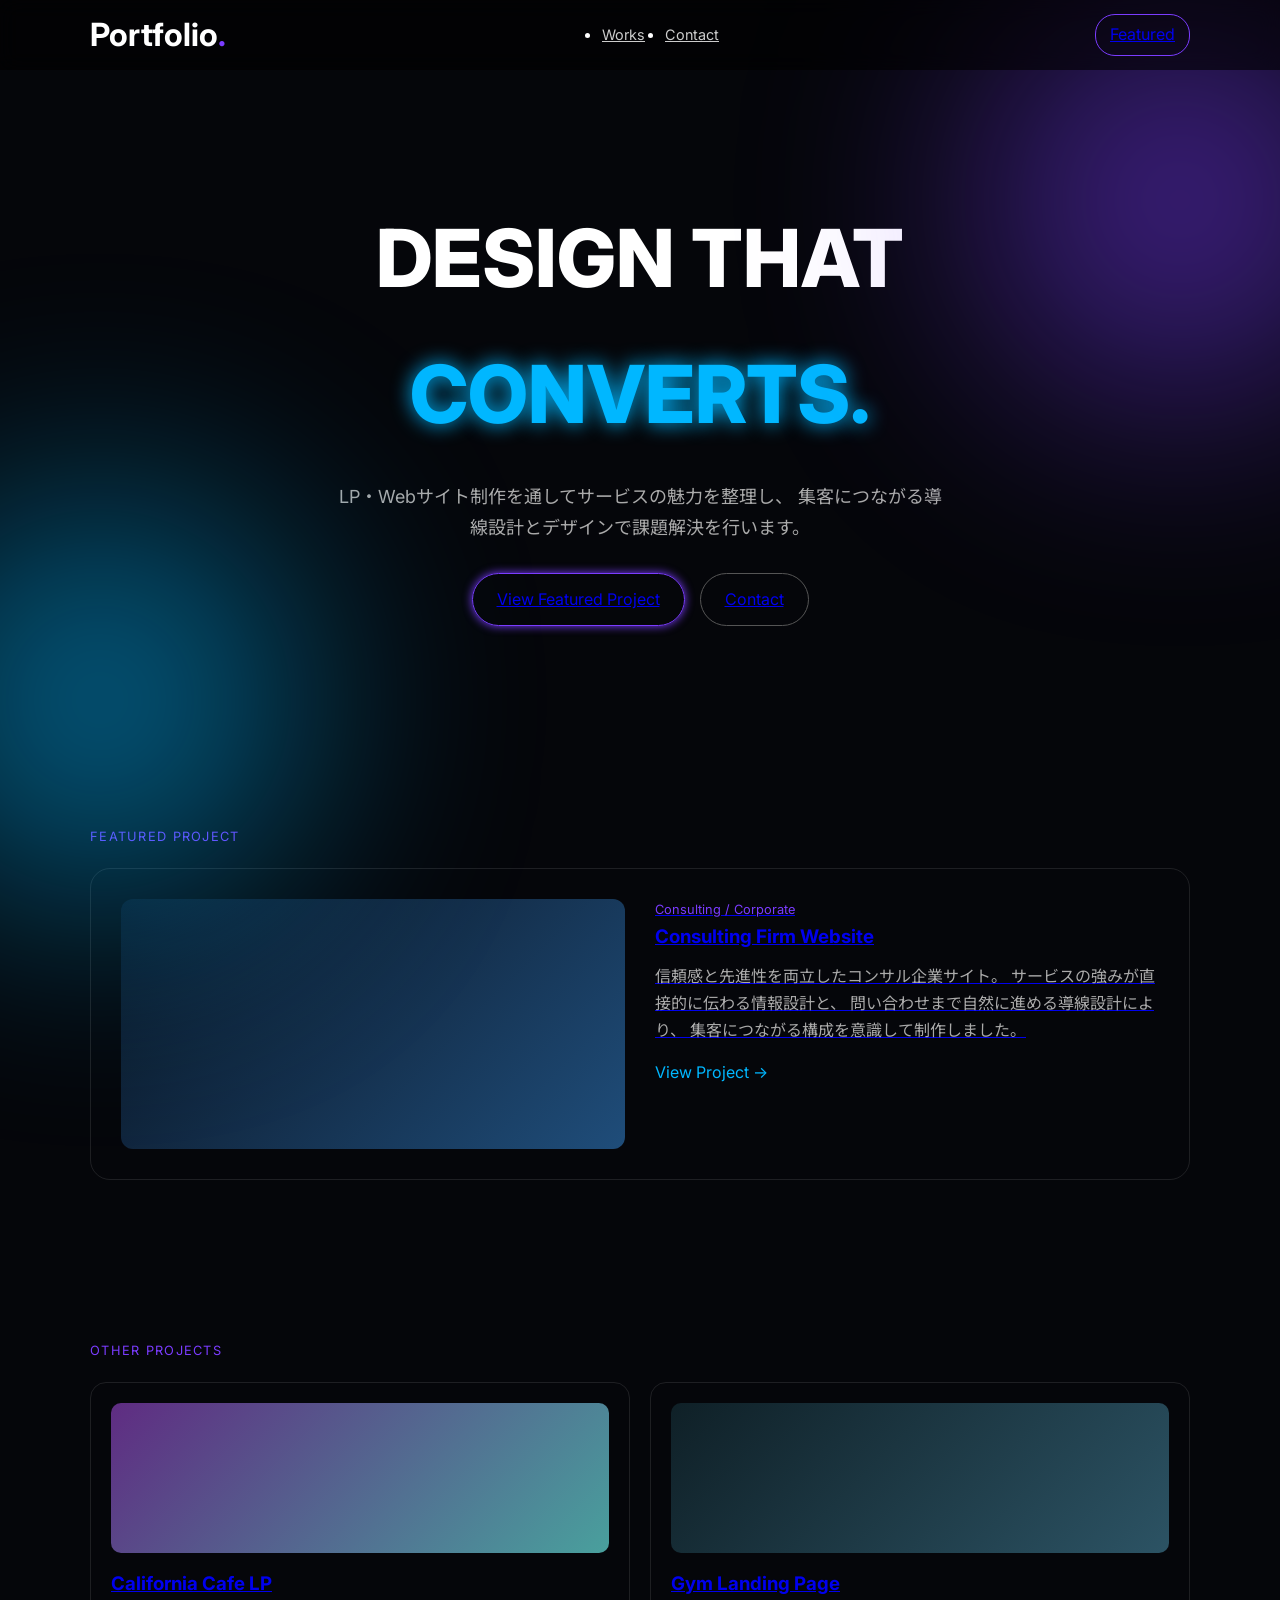
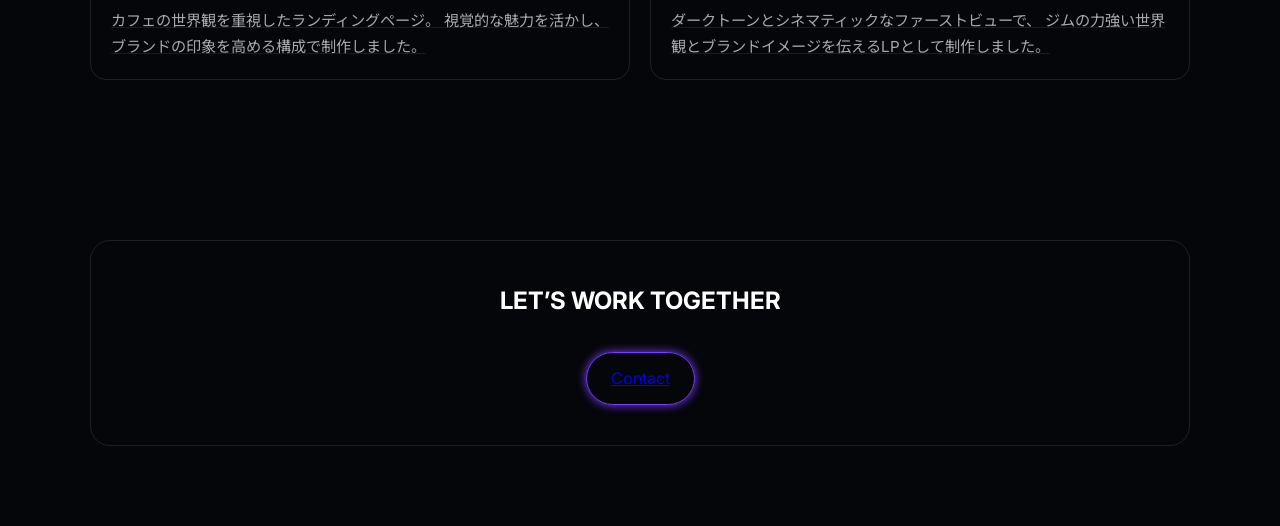
<file: portfolio/index.html>
<!DOCTYPE html>
<html lang="ja">
<head>
  <meta charset="UTF-8" />
  <meta name="viewport" content="width=device-width, initial-scale=1.0" />
  <title>Portfolio</title>

  <link rel="preconnect" href="https://fonts.googleapis.com">
  <link rel="preconnect" href="https://fonts.gstatic.com" crossorigin>
  <link href="https://fonts.googleapis.com/css2?family=Inter:wght@400;600;700;800&family=Noto+Sans+JP:wght@400;600;700&display=swap" rel="stylesheet">

  <link rel="stylesheet" href="style.css" />
</head>
<body>

  <div class="bg-glow bg1"></div>
  <div class="bg-glow bg2"></div>

  <header class="header">
    <div class="container header-inner">
      <h1 class="logo">Portfolio<span>.</span></h1>
      <nav>
        <ul class="nav">
          <li><a href="#works">Works</a></li>
          <li><a href="#contact">Contact</a></li>
        </ul>
      </nav>
      <a href="#featured" class="cta-small">Featured</a>
    </div>
  </header>

  <main>

    <!-- HERO -->
    <section class="hero">
      <div class="container">
        <h2 class="hero-title">
          DESIGN THAT<br>
          <span>CONVERTS.</span>
        </h2>
        <p class="hero-text">
           LP・Webサイト制作を通してサービスの魅力を整理し、
           集客につながる導線設計とデザインで課題解決を行います。
        </p>

        <div class="hero-btns">
          <a href="#featured" class="btn primary">View Featured Project</a>
          <a href="#contact" class="btn secondary">Contact</a>
        </div>
      </div>
    </section>

    <!-- FEATURED -->
    <section class="featured" id="featured">
      <div class="container">

        <p class="section-label">FEATURED PROJECT</p>

        <a class="featured-card" href="works/lp-03/index.html">
          <div class="featured-thumb"></div>

          <div class="featured-body">
            <p class="meta">Consulting / Corporate</p>
            <h3>Consulting Firm Website</h3>
            <p class="desc">
              信頼感と先進性を両立したコンサル企業サイト。
              サービスの強みが直接的に伝わる情報設計と、
              問い合わせまで自然に進める導線設計により、
              集客につながる構成を意識して制作しました。
            </p>
            <span class="link">View Project →</span>
          </div>
        </a>

      </div>
    </section>

    <!-- WORKS -->
    <section class="works" id="works">
      <div class="container">

        <p class="section-label">OTHER PROJECTS</p>

        <div class="grid">

          <a class="card" href="works/lp-02/index.html">
            <div class="thumb cafe"></div>
            <h3>California Cafe LP</h3>
            <p>
              カフェの世界観を重視したランディングページ。
              視覚的な魅力を活かし、ブランドの印象を高める構成で制作しました。
            </p>
          </a>

          <a class="card" href="works/lp-01/index.html">
              <div class="thumb gym"></div>
               <h3>Gym Landing Page</h3>
               <p>
                  ダークトーンとシネマティックなファーストビューで、
                 ジムの力強い世界観とブランドイメージを伝えるLPとして制作しました。
               </p>
          </a>

        </div>
      </div>
    </section>

    <!-- CTA -->
    <section class="contact" id="contact">
      <div class="container">
        <div class="contact-box">
          <h2>LET’S WORK TOGETHER</h2>
          <a href="mailto:kshinohara.webdesign@gmail.com" class="btn primary">Contact</a>
        </div>
      </div>
    </section>

  </main>

</body>
</html>
</file>
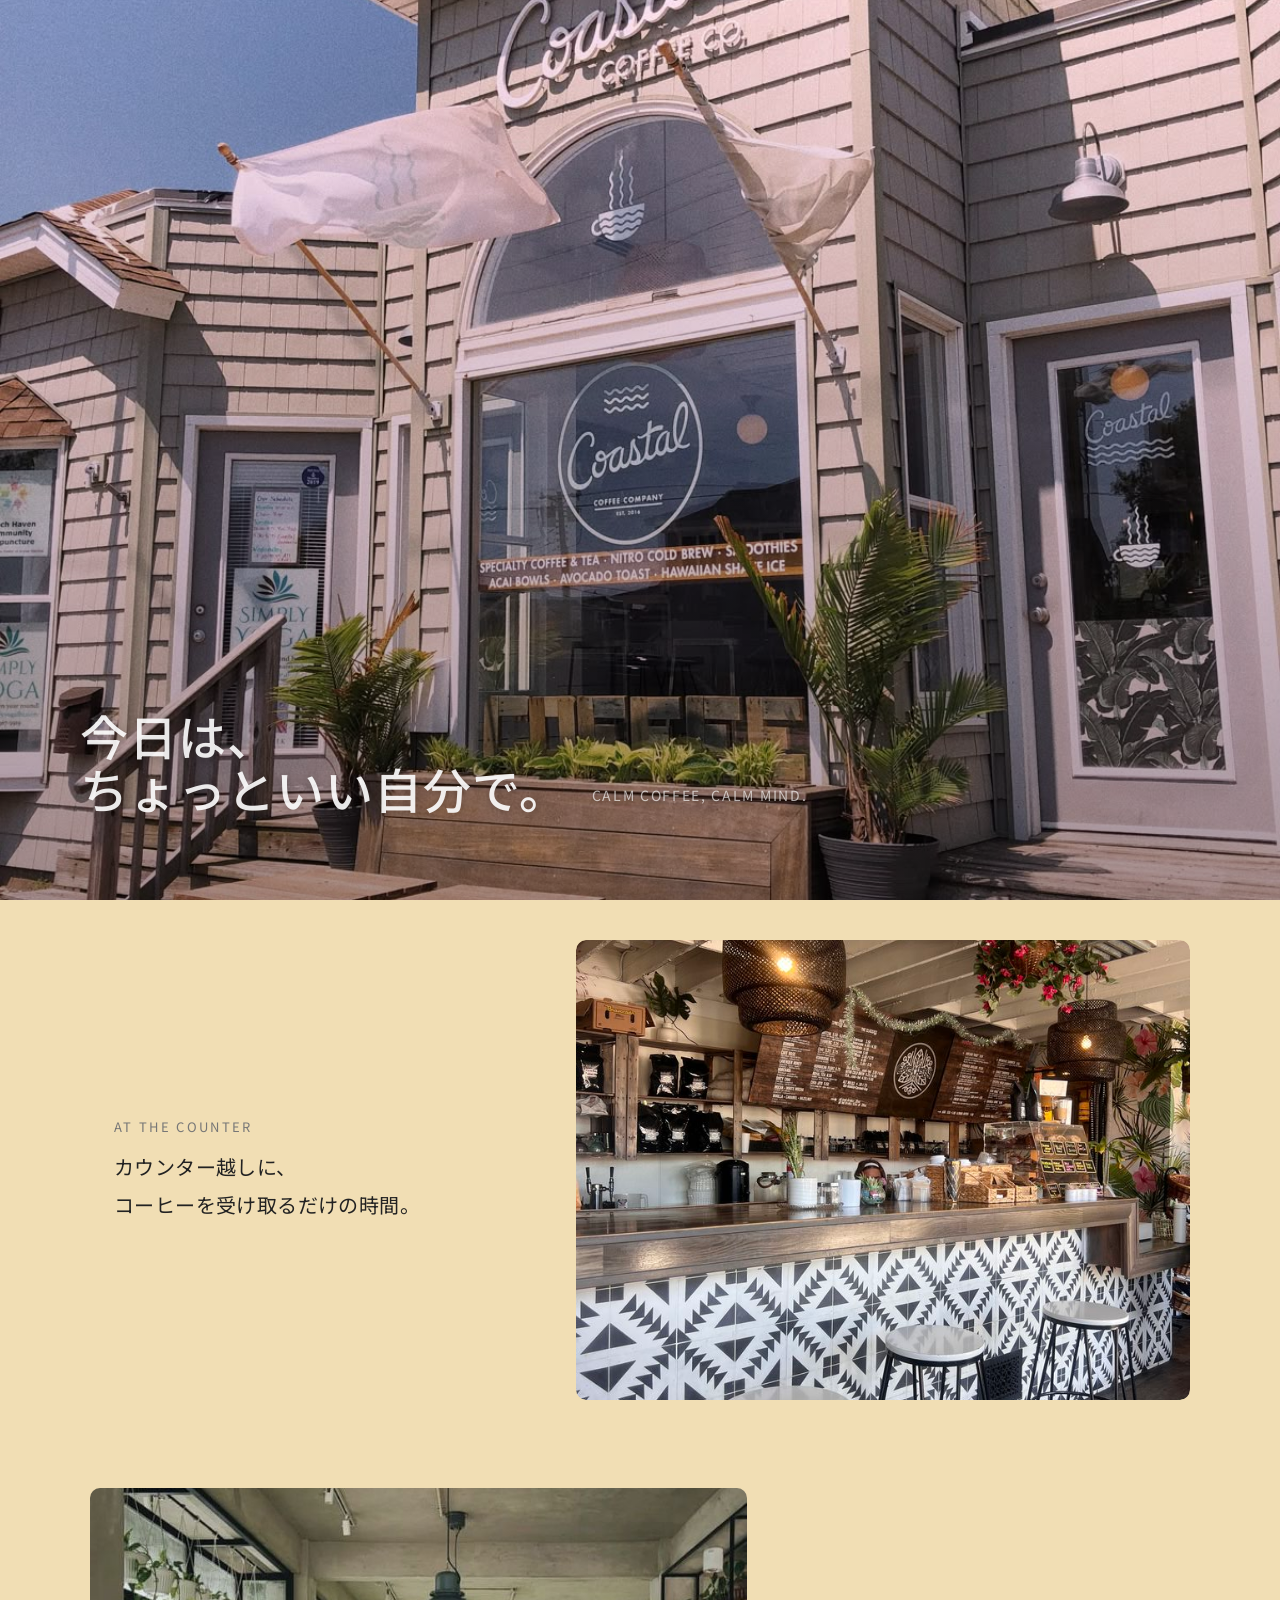
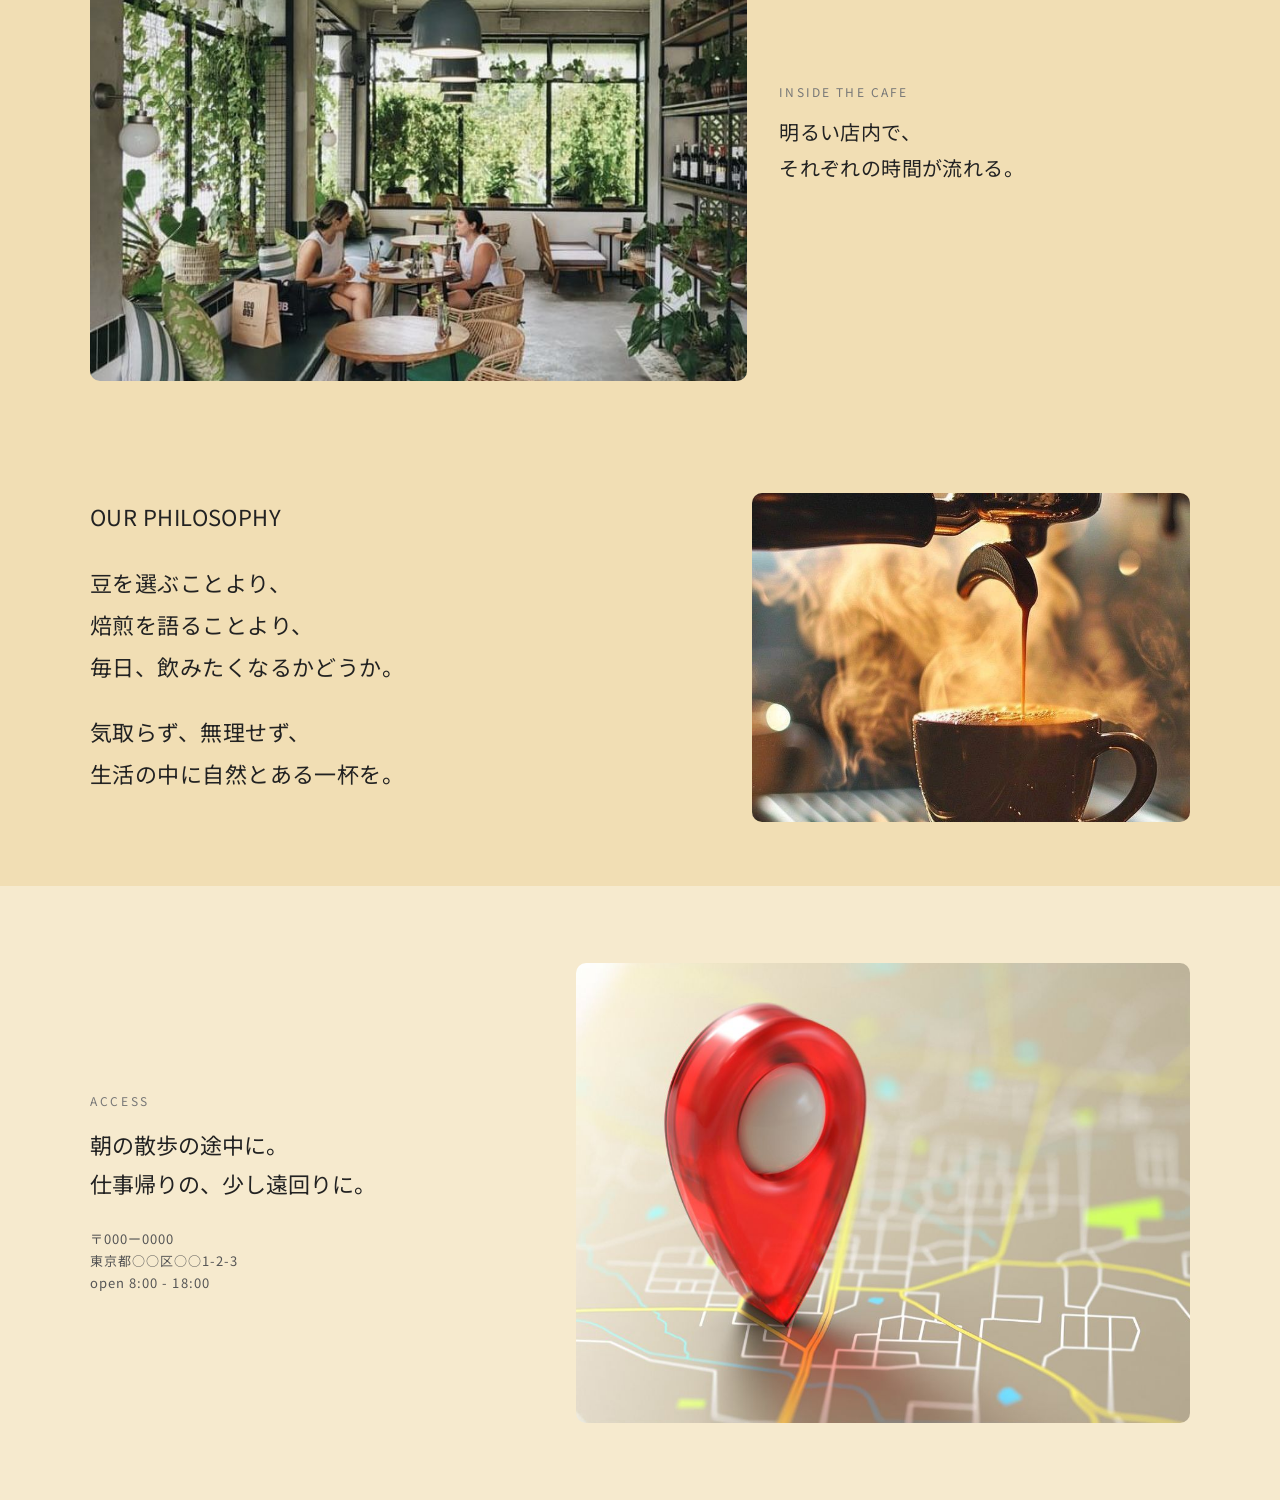
<file: portfolio/WORKS/lp-02/index.html>
<!doctype html>
<html lang="ja">
<head>
  <meta charset="UTF-8">
  <meta name="viewport" content="width=device-width, initial-scale=1.0">
  <title>Cafe LP</title>
  <link rel="preconnect" href="https://fonts.googleapis.com">
  <link rel="preconnect" href="https://fonts.gstatic.com" crossorigin>
  <link href="https://fonts.googleapis.com/css2?family=Poppins:wght@400;500&family=Noto+Sans+JP:wght@400;500&display=swap" rel="stylesheet">
  <link rel="stylesheet" href="style.css">
</head>



<body>

   <header class="hero">
    <div class="overlay"></div>
    <div class="hero-copy">
        <h1>今日は、<br>
          ちょっといい自分で。
        </h1>
        <p class="hero-sub">Calm coffee, calm mind.</p>
    </div>
  </header>

  <section class="counter">
    <div class="counter-inner">
      <div class="counter-text fade-up">
        <p class="counter-title">At the counter</p>
        <p class="counter-desc">
          カウンター越しに、<br>
          コーヒーを受け取るだけの時間。
        </p>
      </div>
      
      <div class="counter-image fade-up">
          <img src="counter.jpg" alt="Coffee counter">
      </div>   
    </div>
  </section>

  <section class="interior">
    <div class="interior-inner fade-up">

      <div class="interior-image">
        <img src="interior.jpg" alt="Cafe interior">
      </div>

      <div class="interior-text">
        <p class="interior-title">INSIDE THE CAFE</p>
        <p class="interior-desc">
          明るい店内で、<br>
          それぞれの時間が流れる。
        </p>
      </div>
    </div>  
  </section>
  <section class="philosophy">
  <div class="philosophy-inner fade-up">

    <div class="philosophy-text">
      <p class="philosophy-title">OUR PHILOSOPHY</p>

      <p class="philosophy-desc">
        豆を選ぶことより、<br>
        焙煎を語ることより、<br>
        毎日、飲みたくなるかどうか。
      </p>

      <p class="philosophy-desc">
        気取らず、無理せず、<br>
        生活の中に自然とある一杯を。
      </p>
    </div>

    <div class="philosophy-image">
      <img src="coffee.jpg" alt="Coffee time" loading="lazy">
    </div>

  </div>
</section>
<section class="access">
  <div class="access-inner fade-up">

    <div class="access-text">
      <p class="access-title">ACCESS</p>

      <p class="access-desc">
        朝の散歩の途中に。<br>
        仕事帰りの、少し遠回りに。
      </p>

      <p class="access-info">
        〒000ー0000<br>
        東京都○○区○○1-2-3<br>
        open 8:00 - 18:00
      </p>
    </div>
    <div class="access-map">
      <img src="map.jpg" alt="Cafe location map" loading="lazy">
    </div>
  </div>
</section>
  
  <script>
  const targets = document.querySelectorAll('.fade-up');

  const observer = new IntersectionObserver((entries) => {
    entries.forEach(entry => {
      if (entry.isIntersecting) {
        entry.target.classList.add('is-visible');
      }
    });
  });

  targets.forEach(target => {
    observer.observe(target);
  });
</script>



</body>
</html>
</file>
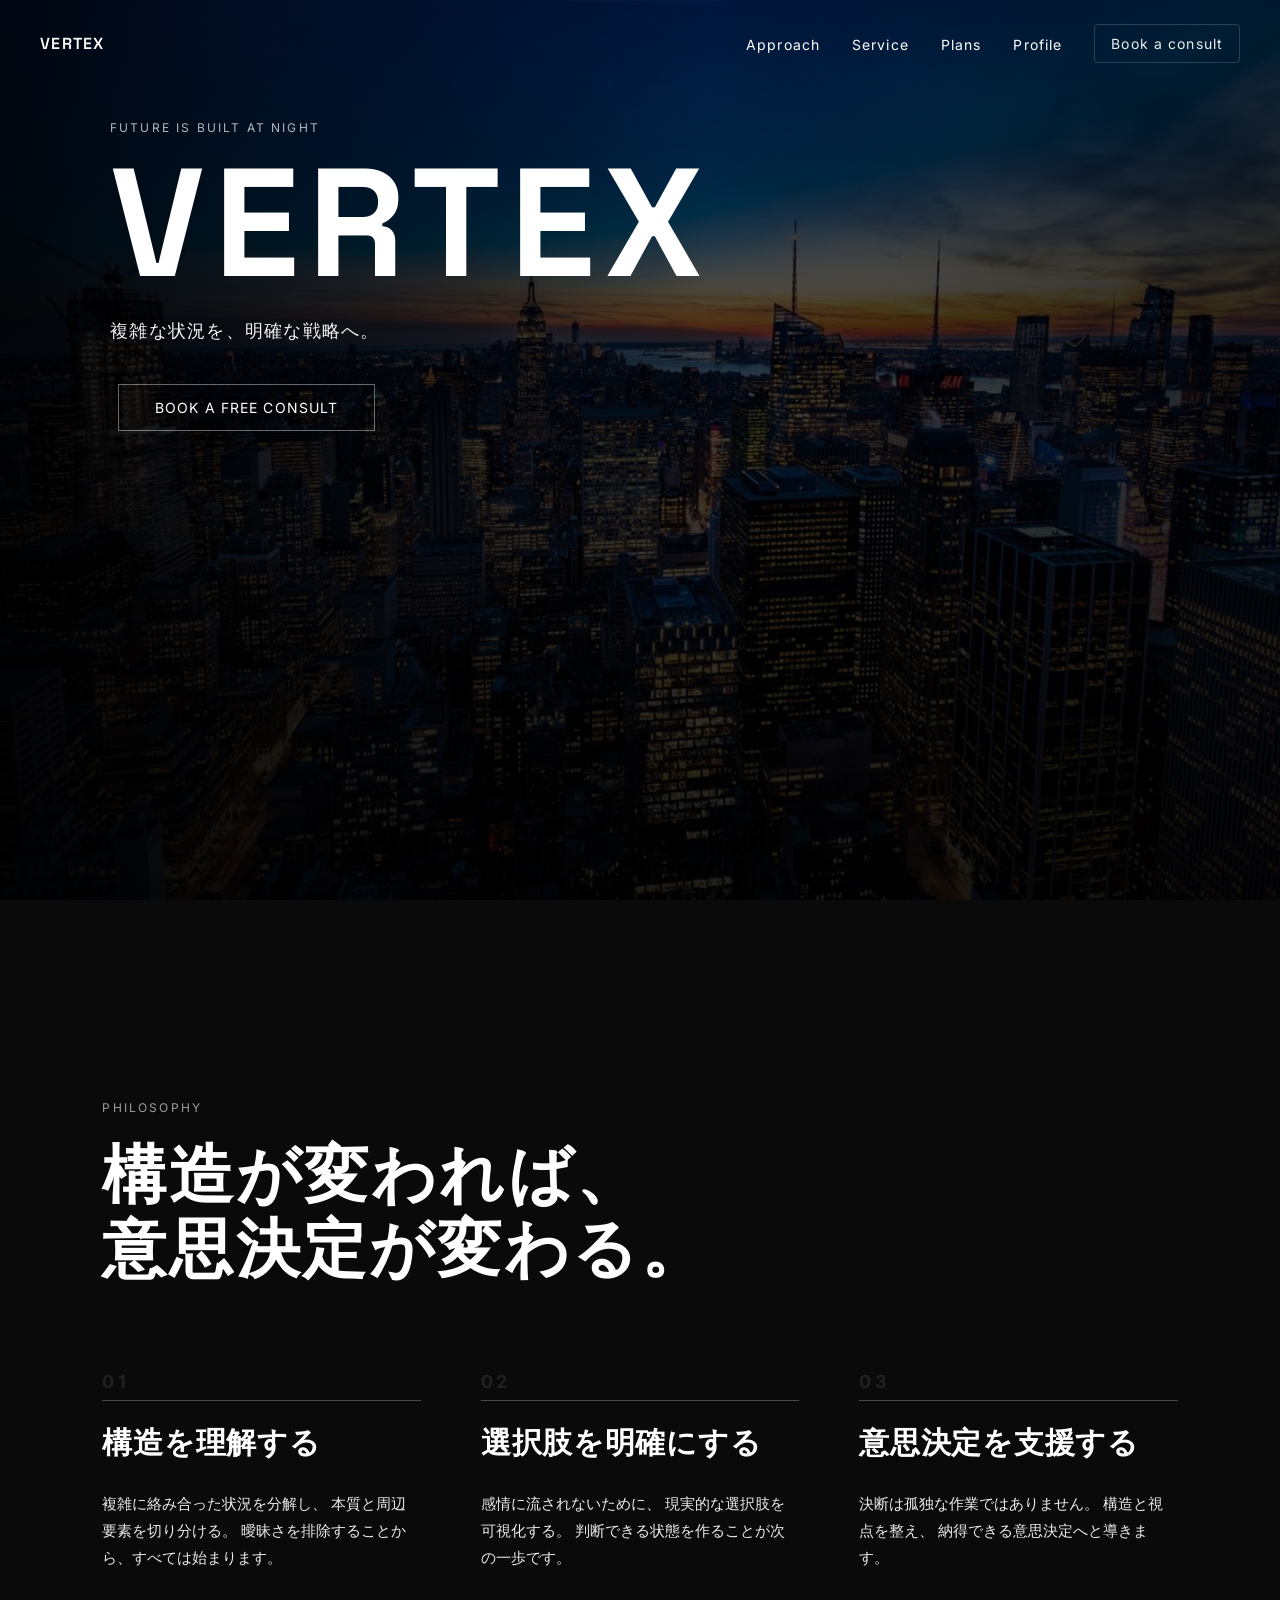
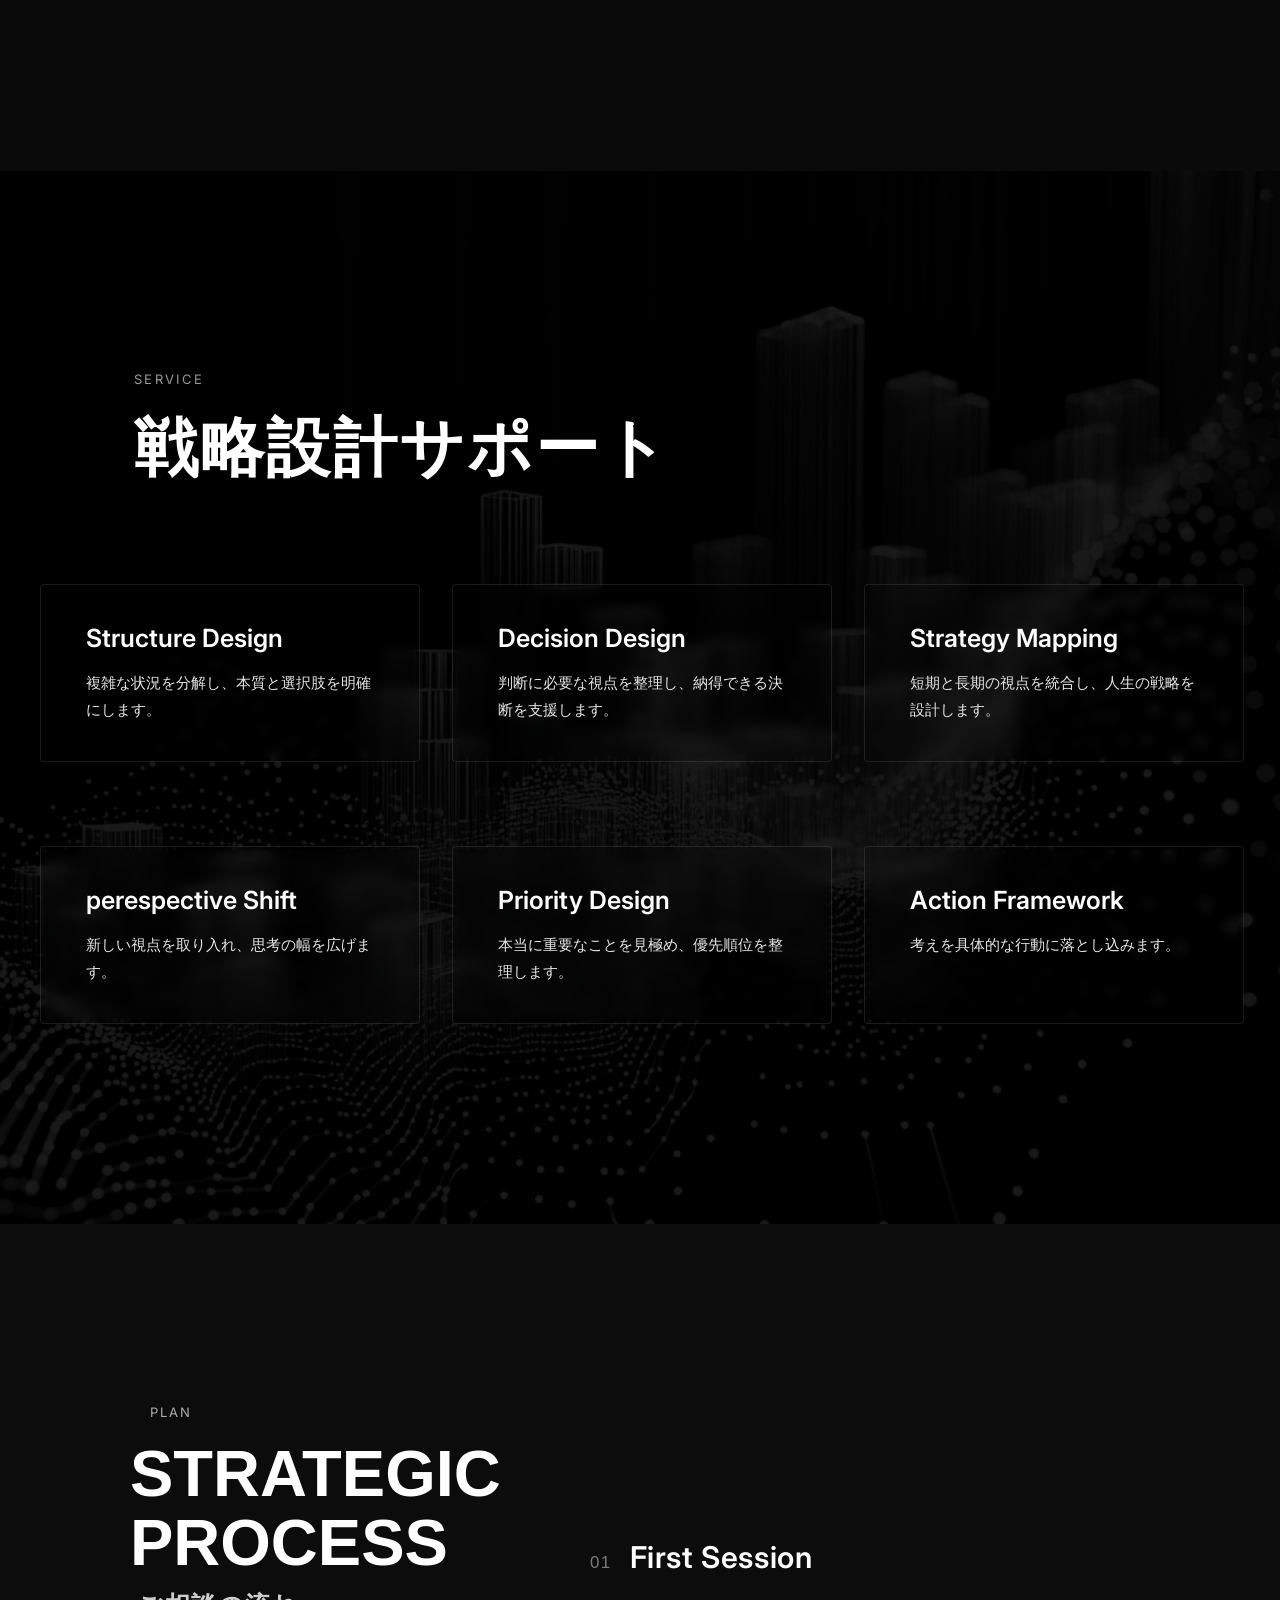
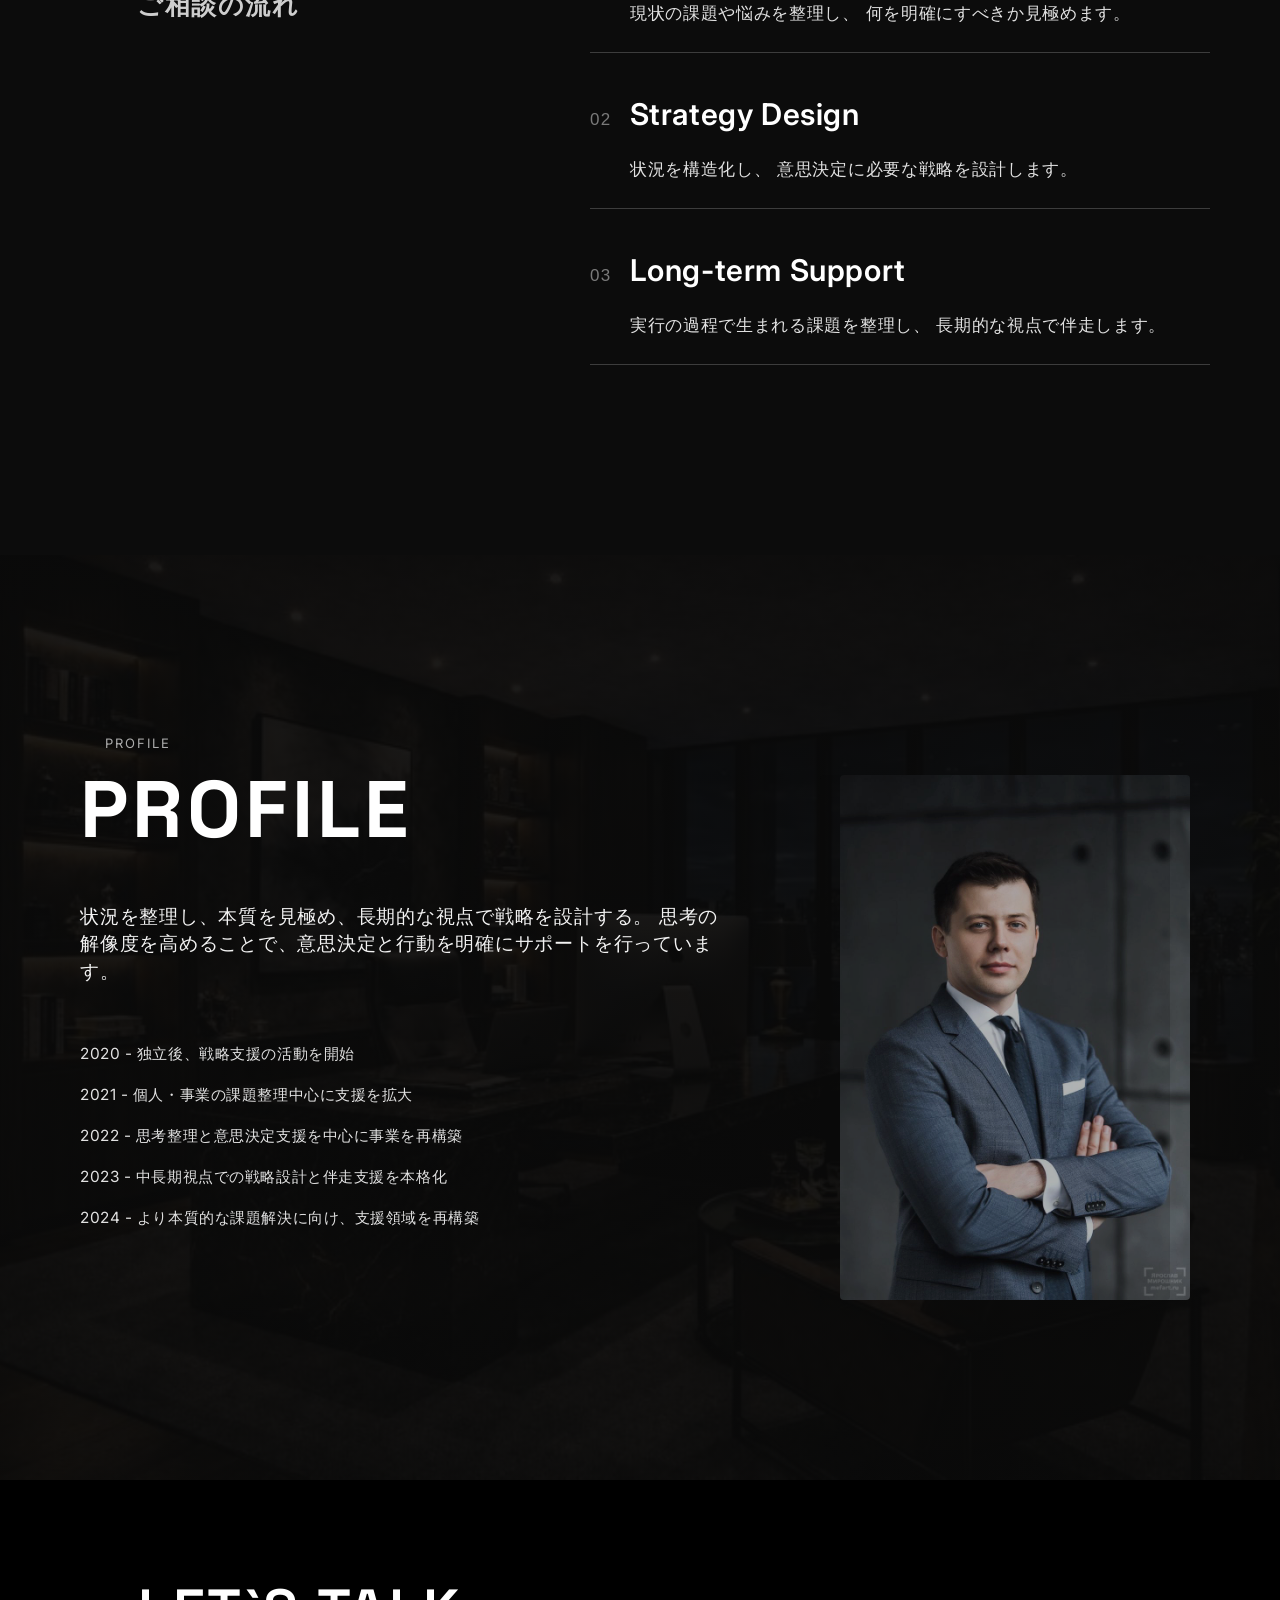
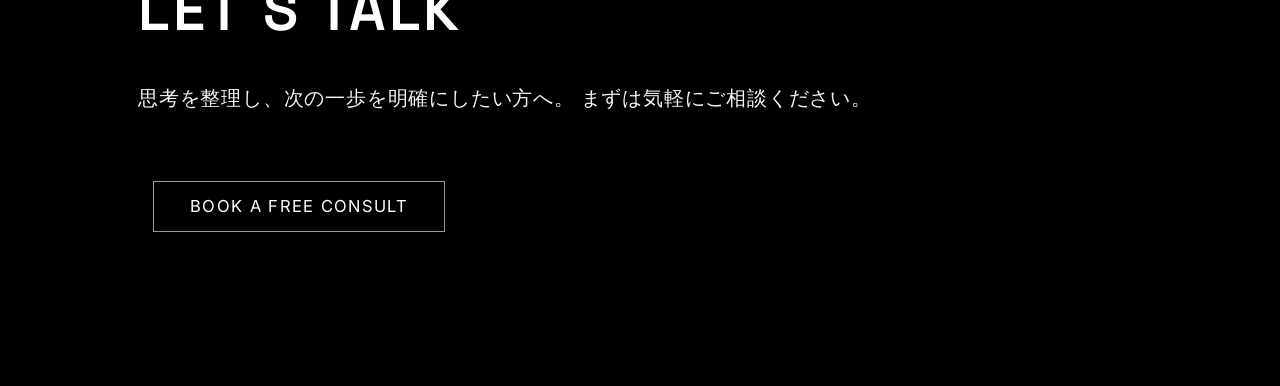
<file: portfolio/WORKS/lp-03/index.html>
<!DOCTYPE html>
<html lang="en">
<head>
  <meta charset="UTF-8">
  <meta name="viewport" content="width=device-width, initial-scale=1.0">
  <title>VERTEX</title>

  
  <link rel="preconnect" href="https://fonts.googleapis.com">
  <link rel="preconnect" href="https://fonts.gstatic.com" crossorigin>
  <link href="https://fonts.googleapis.com/css2?family=Inter:wght@400;500;600&family=Space+Grotesk:wght@500;600;700&display=swap" rel="stylesheet">

  <link rel="stylesheet" href="style.css">
</head>

<body>

    <header class="header">
        <div class="header-inner">
            <div class="logo-small">VERTEX</div>
            <div class="header-right">
                <nav class="nav">
                    <ul class="nav-list">
                        <li><a href="#philosophy">Approach</a></li>
                        <li><a href="#service">Service</a></li>
                        <li><a href="#plan">Plans</a></li>
                        <li><a href="#profile">Profile</a></li>
                    </ul>
                </nav>    

                <a href="#cta" class="nav-cta">Book a consult</a>
            </div>    
        </div>
    </header>

    <section class="hero">
        <div class="hero-inner">
            <p class="hero-kicker">Future is built at night</p>

            <h1 class="hero-logo">
                VERTEX
            </h1>


            <p class="hero-lead">
               複雑な状況を、明確な戦略へ。<br>
            </p>

            <a href="#cta" class="btn">
                <span>Book a free consult</span>
            </a>    
        </div>
    </section>

    <section id="philosophy" class="philosophy">
    <div class="ph-inner">
        <p class="section-label">PHILOSOPHY</p>
        <h2 class="section-title">
            構造が変われば、<br>意思決定が変わる。
        </h2>
       
        <div class="ph-grid">
            <div class="ph-item">
                <span class="ph-num">01</span>
                <h3>構造を理解する</h3>
                <p>複雑に絡み合った状況を分解し、
                    本質と周辺要素を切り分ける。
                    曖昧さを排除することから、すべては始まります。
                </p>
            </div>

            <div class="ph-item">
                <span class="ph-num">02</span>
                <h3>選択肢を明確にする</h3>
                <p>感情に流されないために、
                    現実的な選択肢を可視化する。
                    判断できる状態を作ることが次の一歩です。
                </p>
            </div>

            <div class="ph-item">
                <span class="ph-num">03</span>
                <h3>意思決定を支援する</h3>
                <p>決断は孤独な作業ではありません。
                    構造と視点を整え、
                    納得できる意思決定へと導きます。
                </p>
            </div>
        </div>
    </div>
</section>

    <section id="service" class="service">
        <div class="container">

            <p class="service-label">SERVICE</p>
            <h2 class="service-title">
                戦略設計サポート
            </h2>

            <div class="service-grid">

                <div class="service-card">
                    <h3>Structure Design</h3>
                    <p>複雑な状況を分解し、本質と選択肢を明確にします。 </p>
                </div>

                <div class="service-card">
                    <h3>Decision Design</h3>
                    <p>判断に必要な視点を整理し、納得できる決断を支援します。</p>
                </div>

                <div class="service-card">
                    <h3>Strategy Mapping</h3>
                    <p>短期と長期の視点を統合し、人生の戦略を設計します。</p>
                </div>

                <div class="service-card">
                    <h3>perespective Shift</h3>
                    <p>新しい視点を取り入れ、思考の幅を広げます。</p>
                </div>

                <div class="service-card">
                    <h3>Priority Design</h3>
                    <p>本当に重要なことを見極め、優先順位を整理します。</p>
                </div>

                <div class="service-card">
                    <h3>Action Framework</h3>
                    <p>考えを具体的な行動に落とし込みます。</p>
                </div>
            </div>
      </div>
   </section>

   <section id="plan" class="plan">

        <div class="container">
            <p class="plan-label">PLAN</p>
            <div class="plan-layout">

                <div class="plan-heading">

                    <h2 class="plan-title">
                        <span class="plan-title-en">STRATEGIC PROCESS</span>
                        <span class="plan-title-ja">ご相談の流れ</span>
                    </h2>
                </div>    
 
                <div class="plan-list">

                    <div class="plan-item">
                        <div class="plan-head">
                            <span class="plan-number">01</span>
                            <h3>First Session</h3>
                        </div> 

                        <div class="plan-content">
                              <p>
                                現状の課題や悩みを整理し、
                                何を明確にすべきか見極めます。
                              </p>
                        </div>
                   </div>    
              

                    <div class="plan-item">
                        <div class="plan-head">
                           <span class="plan-number">02</span>
                            <h3>Strategy Design</h3>
                        </div>    
                       <div class="plan-content">
                            <p>
                                状況を構造化し、
                                意思決定に必要な戦略を設計します。
                            </p>
                        </div>
                    </div>

                    <div class="plan-item">
                        <div class="plan-head">
                            <span class="plan-number">03</span>
                            <h3>Long-term Support</h3>
                        </div>
                        <div class="plan-content">
                        
                            <p>
                                実行の過程で生まれる課題を整理し、
                                長期的な視点で伴走します。
                            </p>
                        </div>
                    </div>
                </div>
            </div>
        </div>
   </section>

   <section id="profile" class="profile">
      <div class="container">
        <p class="profile-label">PROFILE</p>
        <h2 class="profile-title">PROFILE</h2>

        <div class="profile-layout">
              <div class="profile-image">
                       <img src="profile.jpg" alt="Profile photo">
                </div>

               <div class="profile-text">
                  
                   <p class="profile-description"> 
                       状況を整理し、本質を見極め、長期的な視点で戦略を設計する。
                       思考の解像度を高めることで、意思決定と行動を明確にサポートを行っています。
                   </p>
                
                   <div class="profile-career">
                       <p><span>2020  - </span><span>独立後、戦略支援の活動を開始</span></p>
                       <p><span>2021  - </span><span>個人・事業の課題整理中心に支援を拡大</span></p>
                       <p><span>2022  - </span><span> 思考整理と意思決定支援を中心に事業を再構築</span></p>
                       <p><span>2023  - </span><span>中長期視点での戦略設計と伴走支援を本格化</span></p>
                       <p><span>2024  - </span><span>より本質的な課題解決に向け、支援領域を再構築</span></p>
                   </div>
               </div>
                      
           </div>
      </div>  
   </section>

   <section id="cta" class="cta">
        <div class="container">
            <div class="cta-inner">
                <h2 class="cta-title">LET`S TALK</h2>
                <p class="cta-text">
                    思考を整理し、次の一歩を明確にしたい方へ。
                    まずは気軽にご相談ください。
                </p>
                <a href="#" class="cta-button"><Span>Book a free consult</Span></a>
            </div>
        </div>
   </section>
</body>

<script>
const items = document.querySelectorAll('.ph-item');

const observer = new IntersectionObserver((entries) => {
  entries.forEach(entry => {
    if(entry.isIntersecting){
      entry.target.classList.add('is-visible');
    }
  });
}, {
  threshold: 0.2
});

items.forEach(item => {
  observer.observe(item);
});
</script>


</html>
</file>
<file: portfolio/style.css>
*{margin:0;padding:0;box-sizing:border-box}
body{
  font-family:"Inter","Noto Sans JP",sans-serif;
  background:#05060a;
  color:#fff;
  line-height:1.7;
}

.container{
  width:min(1100px,90%);
  margin:auto;
}

.bg-glow{
  position:fixed;
  width:400px;
  height:400px;
  border-radius:50%;
  filter:blur(120px);
  opacity:.5;
  z-index:0;
}
.bg1{background:#7b3cff;top:0;right:-100px}
.bg2{background:#00b7ff;bottom:0;left:-100px}

/* header */
.header{
  position:sticky;
  top:0;
  backdrop-filter:blur(10px);
  background:rgba(0,0,0,.6);
}
.header-inner{
  display:flex;
  justify-content:space-between;
  align-items:center;
  height:70px;
}
.logo span{color:#7b3cff}

.nav{display:flex;gap:20px}
.nav a{color:#ccc;font-size:.9rem}

.cta-small{
  border:1px solid #7b3cff;
  padding:6px 14px;
  border-radius:20px;
}

/* hero */
.hero{
  padding:120px 0;
  text-align:center;
}
.hero-title{
  font-size:clamp(2.5rem,8vw,5rem);
  font-weight:800;
}
.hero-title span{
  color:#00b7ff;
  text-shadow:0 0 20px #00b7ff;
}
.hero-text{
  margin:20px auto 0;
  color:#aaa;
  font-size: 18px;
  max-width: 620px;
}
.hero-btns{
  margin-top:30px;
  display:flex;
  gap:15px;
  justify-content:center;
}
.btn{
  padding:12px 24px;
  border-radius:999px;
}
.primary{
  border:1px solid #7b3cff;
  box-shadow:0 0 10px #7b3cff;
}
.secondary{
  border:1px solid #555;
}

/* featured */
.featured{
  padding:80px 0;
}
.section-label{
  margin-bottom:20px;
  color:#7b3cff;
  font-size:.8rem;
  letter-spacing:.1em;
}

.featured-card{
  display:grid;
  grid-template-columns:1fr 1fr;
  gap:30px;
  padding:30px;
  border:1px solid rgba(255,255,255,.1);
  border-radius:20px;
  transition:.3s;
}
.featured-card:hover{
  transform:translateY(-5px);
  box-shadow:0 0 20px rgba(123,60,255,.3);
}

.featured-thumb{
  height:250px;
  background:linear-gradient(135deg,#09121f,#1f4d7a);
  border-radius:12px;
}

.meta{
  font-size:.8rem;
  color:#7b3cff;
}
.desc{
  margin-top:10px;
  color:#aaa;
}
.link{
  margin-top:15px;
  display:inline-block;
  color:#00b7ff;
}

/* works */
.works{
  padding:80px 0;
}
.grid{
  display:grid;
  grid-template-columns:1fr 1fr;
  gap:20px;
}
.card{
  padding:20px;
  border:1px solid rgba(255,255,255,.1);
  border-radius:16px;
  transition:.3s;
}
.card:hover{
  transform:translateY(-5px);
  box-shadow:0 0 15px rgba(0,183,255,.3);
}

.card p{
  margin-top: 8px;
  color: rgba(255,255,255,.65);
  font-size: 0.95rem;
  line-height: 1.7;
}

.thumb{
  height:150px;
  border-radius:10px;
  margin-bottom:15px;
}
.cafe{background:linear-gradient(135deg,#5f2c82,#49a09d)}
.gym{background:linear-gradient(135deg,#0f2027,#2c5364)}

/* contact */
.contact{
  padding:80px 0;
}
.contact-box{
  text-align:center;
  border:1px solid rgba(255,255,255,.1);
  padding:40px;
  border-radius:20px;
}

.contact .btn.primary{
    margin-top: 30px;
    display: inline-block;
}
</file>
<file: portfolio/WORKS/lp-02/style.css>
body{
    margin: 0;
    background: #f1deb4;
    font-family: 'Noto Sans JP', sans-serif;
}

.hero{
    height: 100vh;
    background-color: bisque;
    background-size: cover;
    background-position: center;
    background-image: url("hero.jpg");
    position: relative;
    display: flex;
    justify-content: flex-start;
    align-items:flex-end ;
    padding: clamp(48px, 7vw, 80px);
}

.hero h1{
    color: rgba(255,255,255,0.9);
    font-size: clamp(30px, 4.5vw, 48px);
    position: relative;
    font-family:'Poppins', 'Noto Sans JP', sans-serif;
    font-weight: 500;
    line-height: 1.1;
    letter-spacing: 0.02em;
    text-shadow: 0 2px 8px rgba(0,0,0,0.25);
    margin: 0;
    z-index: 2;
}

.overlay{
    position: absolute;
    inset: 0;
    background: linear-gradient(
    to top,
    rgba(0,0,0,0.35) 0%,
    rgba(0,0,0,0.18) 45%,
    rgba(0,0,0,0.0) 100%
  );
  pointer-events: none;
}

.hero-copy{
    position: relative;
    z-index: 2;
    max-width: 28ch; display: flex;
    align-items: flex-end;
    gap: 24px;
    white-space: nowrap;

}
.hero-sub{
    margin-top: 20px;
    font-size: clamp(12px, 1.5vw, 14px);
    line-height: 1.6;
    color: rgba(255,255,255,0.65);
    letter-spacing: 0.12em;
    text-shadow: 0 1px 4px rgba(0,0,0,0.35);
    max-width: 22ch;
    text-transform: uppercase;
    white-space: nowrap;
}
.counter{
    padding: clamp(24px, 4vw, 40px) 0;
}
.counter-inner{
    width: min(1100px, 92vw);
    margin: 0 auto;
    display: grid;
    grid-template-columns: 1fr 1.4fr;
    gap: clamp(20px, 4vw, 48px);
    align-items: center;
}
.counter-inner img{
    width: 100%;
    border-radius: 10px;
    display: block;
}

.counter-image{
    position: relative;
    max-height: 110vh;
    overflow: hidden;
    border-radius: 10px;
    width: 100%;
    max-width: none;
    margin: 0 auto;
    aspect-ratio: 4/3;
}
.counter-image img{
    width: 100%;
    height: 100%;
    object-fit: cover;
    display: block;
}
.counter-text{
    padding-left: clamp(0px, 2vw, 24px);
}
.counter-desc{
    font-size: clamp(17px, 2vw, 20px);
    line-height: 1.9;
    letter-spacing: 0.02em;
    color: #222;
    margin: 0;
}
.counter-title{
    font-size: 13px;
    letter-spacing: 0.18em;
    text-transform: uppercase;
    color: #777;
    margin: 0 0 12px;
}

.fade-up{
    opacity: 0;
    transform: translateY(40px);
    transition: opacity 1.0s ease-out, transform 1.0s ease-out;

}

.fade-up.is-visible{
    opacity: 1;
    transform: translateY(0);
}
.interior{
    padding: clamp(24px, 4vw, 48px) 0;
}

.interior-inner{
    width: min(1100px, 92vw);
    margin: 0 auto;
    display: grid;
    grid-template-columns: 1.6fr 1fr;
    gap: clamp(16px, 3vw, 32px);
    align-items: center;
}
.interior-image{
    aspect-ratio: 4/3;
    overflow: hidden;
    border-radius: 10px;
}
.interior-image img{
    width: 100%;
    height: 100%;
    object-fit: cover;
    display: block;
}

.interior-title{
    font-size: 12px;
    letter-spacing: 0.18em;
    color: #777;
    margin: 0 0 14px;
}

.interior-desc{
    font-size: clamp(17px, 2vw, 20px);
    line-height: 1.8;
    letter-spacing: 0.02em;
    color: #222;
    margin: 0;
}
.philosophy{
    padding: clamp(32px, 5vw, 64px) 0;
}
.philosophy-inner{
    width: min(1100px, 92vw);
    margin: 0 auto;
    display: grid;
    grid-template-columns: 1.4fr 1fr;
    align-items: center;
    gap: clamp(24px, 4vw, 48px);
}

.philosophy-title{
    font-size: 12px;
    letter-spacing: 0.22em;
    color: #777;
    margin: 0 0 16px;
}
.philosophy-text p{
    font-size: clamp(18px, 2.2vw, 22px);
    line-height: 1.9;
    letter-spacing: 0.02em;
    color: #222;
    margin: 0 0 24px;
}
.philosophy-desc{
    font-size: clamp(18px, 2.2vw, 22px);
    line-height: 1.9;
    letter-spacing: 0.02em;
    color: #222;
    margin: 0 0 24px;
}
.philosophy-image{
    max-width: 600px;
    margin-left: auto;
    aspect-ratio: 4/3;
    overflow: hidden;
}
.philosophy-image img{
    width: 100%;
    height: 100%;
    object-fit: cover;
    display: block;
    border-radius: 10px;
}

.access{
    padding: clamp(40px, 6vw, 80px) 0;
    background: rgba(255,255,255,0.35);
}

.access-inner{
    width: min(1100px, 92vw);
    margin: 0 auto;
    display: grid;
    grid-template-columns: 1fr 1.4fr;
    gap: clamp(24px, 4vw, 48px);
    align-items: center;
}

.access-title{
    font-size: 12px;
    letter-spacing: 0.22em;
    color: #777;
    margin: 0 0 16px;
}

.access-desc{
    font-size: clamp(18px, 2.2vw, 22px);
    line-height: 1.8;
    color: #222;
    margin: 0 0 24px;
}

.access-info{
    font-size: 13px;
    line-height: 1.7;
    letter-spacing: 0.08em;
    color: #555;
    margin: 0;
}

.access-map{
    aspect-ratio: 4/3;
    overflow: hidden;
    border-radius: 10px;
}

.access-map img{
    width: 100%;
    height: 100%;
    object-fit: cover;
    display: block;
}
*, *::before, *::after {
  box-sizing: border-box;
}



@media(max-width: 768px){
    .counter-inner,
    .interior-inner,
    .philosophy-inner,
    .access-inner{
        padding: 0 20px;
        min-height: auto;
        display: flex;
        flex-direction: column;
        justify-content: center;
        width: 100%;
        max-width: 100%;
        gap: 32px;
    }

    .philosophy-image,
    .access-map,
    .counter-image,
    .interior-image{
        width: 100%;
        max-width: 100%;
        aspect-ratio: 4/3;
        order: 1;
    }

    .counter-desc,
    .interior-desc,
    .philosophy-desc,
    .access-desc{
        line-height: 1.8;
        font-size: 16px;
    }

    .counter-title,
    .interior-title,
    .philosophy-title,
    .access-title{
        letter-spacing: 0.2em;
        margin-bottom: 20px;
    }

    .counter,
    .interior,
    .hero{
        display: flex;
        align-items: center;
        min-height: 100svh;
    }
    .philosophy,
    .access{
        min-height: auto;
        display: block;
        padding: 64px 0;
    }

    .counter-text,
    .interior-text,
    .philosophy-text,
    .access-text{
        order: 2;
        text-align: center;
        max-width: 34ch;
        margin: 0 auto;
    }
    .hero-sub{
        white-space: normal;
        word-break: break-word;
        overflow-wrap: break-word;
        max-width: 24ch;
        margin-top: 16px;
    }
    .hero-copy{
        max-width: 100%;
        display: block;
        white-space: normal;
        text-align: center;
    }
    .hero{
        align-items: center;
        justify-content: center;
        padding: 0 20px;
    }

   
}
</file>
<file: portfolio/WORKS/lp-03/style.css>
*{
    margin: 0;
    padding: 0;
    box-sizing: border-box;
}

body{
    font-family: "Inter", sans-serif;
    background: #000;
    color: #fff;
}

.hero{
    min-height: 100vh;
    position: relative;
    display: gird;
    align-items: center;
    padding: 120px 0;
    overflow: hidden;
    background:url("hero.jpg") center/cover no-repeat;
}

.hero::before{
    content: "";
    position: absolute;
    inset: 0;
    background: linear-gradient(90deg, rgba(0,0,0,0.85) 0%, rgba(0,0,0,0.4)55%, rgba(0,0,0,0.65)100%), linear-gradient(180deg, rgba(0,0,0,0.3) 0%, rgba(0,0,0,0.8) 100%);
    z-index: 0;
}

.hero::after{
    content: "";
    position: absolute;
    inset: 0;
    background: inherit;
    filter: brightness(0.75) saturate(0.75) contrast(1.1);
    transform: scale(1.02);
    z-index: -1;
}

.hero-inner{
    position: relative;
    z-index: 1;
    max-width: 1100px;
    margin: 0 auto;
    padding: 0 20px;
}

.hero-kicker{
    font-size: 12px;
    letter-spacing: 0.18em;
    text-transform: uppercase;
    opacity: 0.7;
    margin-bottom: 16px;
}

.hero-logo{
    font-family: "Space Grotesk", sans-serif;
    font-size: clamp(70px, 12vw, 160px);
    font-weight: 700;
    letter-spacing: 0.057em;
    line-height: 0.95;
    margin-bottom: 20px;
}

.hero-lead{
    font-size: 18px;
    opacity: 0.95;
    max-width: 520px;
    line-height: 1.5;
    margin-bottom: 40px;
    letter-spacing: 0.07em;
}

.btn{
    display: inline-block;
    padding: 14px 36px;
    border: 1px solid rgba(255,255,255,0.4);
    text-decoration: none;
    color: #fff;
    font-size: 14px;
    letter-spacing: 0.08em;
    text-transform: uppercase;
    position: relative;
    overflow: hidden;
    transition: all .4s ease;
    margin-left: 8px;
}

.btn span{
    position: relative;
    z-index: 2;
}

.btn::before{
    content: "";
    position: absolute;
    inset: 0;
    background: #fff;
    transform: translateX(-100%);
    transition: transform .4s ease;
    z-index: 1;
}

.btn:hover::before{
    transform: translateX(0);
}

.btn:hover{
    color: #000;
}

.header{
    position: fixed;
    width: 100%;
    top: 0;
    left: 0;
    z-index: 10;
    padding: 24px 40px;
}

.header-inner{
    display: flex;
    justify-content: space-between;
    align-items: center;
}

.header-right{
    display: flex;
    align-items: center;
    gap: 32px;
    list-style: none;
    margin-left: auto;
}

.logo-small{
    font-family: "Space Grotesk", sans-serif;
    font-weight: 600;
    letter-spacing: 0.08em;
    font-size: 16px;
}

.nav-list{
    display: flex;
    align-items: center;
    gap: 32px;
    list-style: none;
    margin: 0;
    padding: 0;
}

.nav-list a{
    font-size: 1.4rem;
    text-decoration: none;
    color: #fff;
}


.nav a{
    text-decoration: none;
    color: #fff;
    font-size: 14px;
    letter-spacing: 0.08em;
    position: relative;
    transition: opacity .3s ease;
}

.nav-cta{
    display: inner-flex;
    align-items: center;
    justify-content: center;
    padding: 10px 16px;
    border: 1px solid rgba(255, 255, 255, 0.18);
    border-radius: 3.6px;
    background: transparent;
    text-decoration: none;
    color: #fff;
    font-size: 14px;
    letter-spacing: 0.08em;
    transition: border-color .3s ease, opacity .3s ease;
    opacity: 0.92;
}

.nav-cta:hover{
    border-color: rgba(255, 255, 255, 0.4);
    opacity: 1;
}

nav a::after{
    content: "";
    position: absolute;
    left: 0;
    bottom: 0;
    width: 0%;
    height: 1px;
    background: rgba(255, 255, 255, 0.7);
    transition: width .3s ease;
}

.nav a:hover::after{
    width: 100%;
}

.nav a:hover{
    opacity: 0.6;
}

.philosophy{
    padding: 200px 8vw;
    background: #0a0a0a;
}

.ph-inner{
    max-width: 1400px;
    margin: 0 auto;
}

.section{
    scroll-margin-top: 80px;
}

.section-label{
    font-size: 12px;
    letter-spacing: 0.18em;
    opacity: 0.6;
    margin-bottom: 24px;
}

.section-title{
    font-family: "Space Gotesk", sans-serif;
    font-size: clamp(42px, 5vw, 64px);
    line-height: 1.15;
    margin-bottom: 100px;
    font-weight: 700;
    max-width: 620px;
    letter-spacing: 0.04em;
}

.ph-grid{
    display: grid;
    grid-template-columns: repeat(3, 1fr);
    gap: 60px;
}

.ph-item{
    padding-top: 42px;
    position: relative;
    opacity: 0;
    transform: translateY(40px);
    transition: opacity 1.5s ease, transform 1.5s cubic-bezier(0.22, 1, 0.36, 1);
}

.ph-item.is-visible{
    opacity: 1;
    transform: translateY(0);
}

.ph-item::before{
    content: "";
    position: absolute;
    top: 14px;
    left: 0;
    width: 100%;
    height: 1px;
    background: rgba(255, 255, 255, 0.25);
}

.ph-num{
    font-size: 18px;
    font-weight: 700;
    letter-spacing: 0.2em;
    position: absolute;
    top: -15px;
    left: 0;
    color: rgba(255, 255, 255, 0.095);
    opacity: 1.5;
}

.ph-item h3{
    font-size: 29.5px;
    font-weight: 600;
    margin-bottom: 26px;
    margin-top: -4px;
    letter-spacing: 0.025em;
}

.ph-item p{
    font-size: 15px;
    line-height: 1.8;
    opacity: 0.92;
    position: relative;
}

.ph-item:nth-child(1){ transition-delay: 0.2s; }
.ph-item:nth-child(2){ transition-delay: 0.35s; }
.ph-item:nth-child(3){ transition-delay: 0.5s; }

.service{
    background-image: url(service.jpg);
    background-size: cover;
    background-position: center 30%;
    position: relative;
    padding: 200px 0 200px;
}

.service::before{
    content: "";
    position: absolute;
    inset: 0;
    background: rgba(0,0,0,0.9);
}

.service  .container{
    position: relative;
    z-index: 2;
}

.service-grid{
    display: grid;
    grid-template-columns: repeat(3,380px);
    gap: 84px 32px;
    max-width: 1200px;
    margin: 0 auto;
}

.service-card{
    padding: 38px  45px;
    border: 1px solid rgba(255,255,255,0.10);
    background: rgba(0,0,0,0.06);
    backdrop-filter: blur(6px);
    transition: 0.4s ease;
    min-height: 140px;
    transition: border-color 0.35s ease, transform 0.35s ease, box-shadow 0.35s ease;
    border-radius: 4px;
}

.service-card:hover{
    border-color: rgba(255, 255, 255, 0.16);
    transform: translateY(-4.5px);
    box-shadow: 0 14px 30px rgba(0, 0, 0, 0.20);
}

.service-card h3{
    font-size: 25px;
    margin-bottom: 16px;
    font-weight: 600;
}

.service-card p{
    font-size: 15px;
    line-height: 1.8;
    opacity: 0.9;
}

.service-title{
    font-family: "Space Gotesk", sans-serif;
    font-size: clamp(50px, 5vw, 68px);
    line-height: 1.3;
    font-weight: 750;
    letter-spacing: 0.035em;
   
    padding-left: 134px;
    margin-bottom: 94px;
}

.service-label{
    margin-left: 134px;
    font-size: 13px;
    letter-spacing: 0.18em;
    opacity: 0.6;
    margin-bottom: 20px;
}

.plan{
    padding: 180px 0  190px;
    background: #0c0c0c;
}

.plan .container{
    max-width: 1400px;
    margin: 0 auto;
    padding: 0 40px;
}

.plan-layout{
    display: grid;
    grid-template-columns: 360px 1fr;
    column-gap: 190px;
    align-items: start;
}

.plan-heading{
    position: static;
    margin-top: -80px;
}

.plan-title{
    padding-left: 90px;
}

.plan-title-en{
    display: block;
    font-family: "Space Gotesk", sans-serif;
    font-size: 65px;
    font-weight: 600;
    letter-spacing: 0,04em;
    line-height: 1.05;
}

.plan-title-ja{
    display: block;
    margin-top: 12px;
    font-size: 25px;
    opacity: 0.8;
    letter-spacing: 0.06em;
    margin-left: 7px;
}

.plam-item{
    display: grid;
    position: relative;
    grid-template-columns: 80px 1fr;
    column-gap: 20px;
    align-items: start;
    padding: 0 0 24px;
}

.plan-list{
    display: flex;
    flex-direction: column;
    gap: 44px;
    margin-top: 20px;
}

.plan-head{
    display: flex;
    align-items: baseline;
    gap: 18px;
    margin-bottom: 12px;
}

.plan-number{
    font-family: "Space Gotesk", sans-serif;
    font-size: 17px;
    font-weight: 500;
    letter-spacing: 0.08em;
    opacity: 0.45;
    line-height: 1;
    flex-shrink: 0;
}

.plan-head h3{
    font-size: 30px;
    font-weight: 600;
    letter-spacing: 0.02em;
    margin-bottom: 12px;
    line-height: 1.15;
}

.plan-content p{
    font-size: 17px;
    line-height: 1.75;
    opacity: 0.88;
    margin-left: 40px;
    letter-spacing: 0.04em;
}

.plan-content{
    max-width: 620px;
    margin-left: 0;
    position: relative;
    padding-bottom: 24px;
}

.plan-content::after{
    content: "";
    position: absolute;
    left: 0;
    bottom: 0;
    width: 100%;
    height: 1px;
    background: rgba(255, 255, 255, 0.2);
}

.plan-label{
    margin-left: 110px;
    font-size: 13px;
    letter-spacing: 0.15em;
    opacity: 0.66;
    margin-bottom: 100px;
    display: block;
}

.profile{
    padding: 180px 0;
    background:
      linear-gradient(rgba(10, 10, 10, 0.93), rgba(10, 10, 10, 0.93)),
      url("profile-bg.jpg") center center / cover no-repeat;
}

.profile .container{
    max-width: 1400px;
    margin: 0 auto;
    padding: 0 40px;
}

.profile-label{
    margin: 0 0 18px 65px;
    font-size: 13px;
    letter-spacing: 0.15em;
    opacity: 0.66;
}

.profile-title{
    font-family: "Space Grotesk", sans-serif;
    font-size: 80px;
    font-weight: 800;
    letter-spacing: 0.05em;
    line-height: 1.02;
    margin: 0 0 44px 40px;
}

.profile-layout{
    display: grid;
    grid-template-columns: 1fr 420px;
    grid-template-areas: "text image";
    column-gap: 100px;
    align-items: start;
}

.profile-text{
    grid-area: text;
    min-width: 0;
    margin-left: 40px;
    padding-top: 8px;
}

.profile-description{
    max-width: 660px;
    font-size: 19px;
    line-height: 1.45;
    opacity: 0.95;
    margin: 0 0 56px;
    letter-spacing: 0.04em;
}

.profile-career{
    display: grid;
    gap: 14px;
    margin: 0;
    font-size: 15.4px;
    line-height: 1.75;
    opacity: 0.88;
    letter-spacing: 0.0365em;
    font-weight: 400;
    margin-top: 40px;
}

.profile-image{
    grid-area: image;
    justify-self: start;
    margin: 0;
    margin-top: -120px;
    position: relative;
}

.profile-image::after{
    content: "";
    position: absolute;
    inset: 0;
    background: rgba(10, 10, 10, 0.16);
    border-radius: 4px;
    pointer-events: none;
}

.profile-image img{
    width: 350px;
    display: block;
    height: auto;
    border-radius: 4px;
    transform: translateX(20px);
    opacity: 0.92;
    filter: brightness(0.9) saturate(0.9);
}
.cta{
    padding: 140px 0 150px;
    background: #8d8d8d00;
}

.cta .container{
    max-width: 1400px;
    margin: 0 auto;
    padding: 0 40px;
    margin-left: 98px;
}

.cta-inner{
    max-width: 900px;
}

.cta-title{
    font-family: "Space Grotesk", sans-serif;
    font-size: 58px;
    font-weight: 600;
    letter-spacing: 0.045em;
    line-height: 1.05;
    margin-bottom: 41px;
    margin-top: -40px;
}

.cta-text{
    max-width: 750px;
    font-size: 20px;
    line-height: 1.6;
    opacity: 0.96;
    margin-bottom: 67px;
    font-weight: 450;
    letter-spacing: 0.04em;
}

.cta-button{
   display: inline-block;
    padding: 14px 36px;
    border: 1px solid rgba(255,255,255,0.6);
    text-decoration: none;
    color: #fff;
    font-size: 16.5px;
    letter-spacing: 0.08em;
    text-transform: uppercase;
    position: relative;
    overflow: hidden;
    transition: all .4s ease;
    margin-left: 15px;
    height: 51.5px
}    

.cta-button::before{
   content: "";
    position: absolute;
    inset: 0;
    background: #fff;
    transform: translateX(-100%);
    transition: transform .4s ease;
    z-index: 1;
}

.cta-button:hover::before{
    transform: translateX(0);
}

.cta-button:hover{
    color: #000;
}

.cta-button span{
    position: relative;
    z-index: 2;
}
#philosophy{
    scroll-margin-top: -105px;
}
#service{
    scroll-margin-top: -120px;
}
#plan{
    scroll-margin-top: -137px;
}
#profile{
    scroll-margin-top: -117px;
}

@media(max-width: 768px){

    html,
    body{
        overflow-x: hidden;
    }

    .img{
        max-width: 100%;
        height: auto;
    }
    
    .header{
        padding: 16px 20px;
    }

    .header-inner{
        flex-direction: row;
        align-items: center;
        justify-content: space-between;
        gap: 12px;
    }

    .header-right{
        width: auto;
        flex-direction: row;
        align-items: center;
        gap: 12px;
        margin-left: auto;
    }

    .nav{
        width: auto;
    }

    .nav-list{
        display: none;
        flex-wrap: wrap;
        gap: 14px 18px;
    }

    .nav a,
    .nav-cta{
        font-size: 12px;
        letter-spacing: 0.04em;
        padding: 8px 12px;
    }

    .hero{
        padding: 110px 20px 32px;
        min-height: 100svh;
    }

    .hero-inner{
       width: 100%;
        min-height: calc(100svh - 142px);
        display: flex;
        flex-direction: column;
        justify-content: flex-start;
        align-items: flex-start;
        padding-top: 60px;
    }

    .hero-kicker{
        font-size: 11px;
        margin-bottom: 14px;
        letter-spacing: 0.15em;
        white-space: nowrap;
        margin-left: 26px;
    }

    .hero-logo{
        font-size: 82px;
        line-height: 0.95;
        letter-spacing: 0.04em;
    }

    .hero-lead{
        font-size: 1.35rem;
        line-height: 1.8;
        max-width: 18em;
        white-space: nowrap;
        margin-top: 18px;
        margin-left: 32px;

    }
    
    .btn{
        width: auto;
        max-width: 240px;
        justify-content: center;
        margin-top: 90px;
        white-space: nowrap;
        align-self: flex-end;
        align-items: center;
        margin-right: 32px;
        text-align: center;
        margin-left: 0;
        padding: 14px 36px;
        display: inline-flex;
        height: 52px;
    }

    .philosophy {
        padding: 72px 0 80px;
    }

    .ph-inner {
        width: calc(100% - 56px);
        margin: 0 auto;
    }

   .section-label {
       margin-bottom: 12px;
        font-size: 0.95rem;
        letter-spacing: 0.18em;
        color: rgba(255, 255, 255, 0.42);
    }

    .section-title {
        margin-bottom: 30px;
        max-width: none;
        font-size: 2.4rem;
        line-height: 1.15;
        letter-spacing: -0.02em;
        font-weight: 500;
        max-width: 9em;
        
    }

    .ph-grid {
        grid-template-columns: 1fr;
        gap: 39px;
        margin-top: 90px;
    }

    .ph-item {
        min-height: auto;
        padding: 30px 30px 35px;
        border: 1px solid rgba(255, 255, 255, 0.5);
        background: rgba(255, 255, 255, 0.018);
        position: relative;
    }

    .ph-item::before {
        opacity: 0.45;
        content: "";
        position: absolute;
        top: 12px;
        left: 18px;
        width: 36px;
        height: 1px;
        background: rgba(255,255,255,0.14)
    }

    .ph-num {
        display: block;
        margin-top: -10px;
        font-size: 1rem;
        letter-spacing: 0.16em;
        color: rgba(255, 255, 255, 0.34);
    }

    .ph-item h3 {
        margin: 0 0 8px;
        font-size: 1.65rem;
        line-height: 1.3;
        letter-spacing: -0.01em;
    }

     .ph-item p {
        margin: 0;
        max-width: none;
        font-size: 1.05rem;
        line-height: 1.8;
        color: rgba(255, 255, 255, 0.7);
    }

    .ph-item::after {
        content: "";
        position: absolute;
        top: 18px;
        right: 18px;
        width: 42px;
        height: 42px;
        border-top: 1px solid rgba(255,255,255,0.08);
        border-right: 1px solid rgba(255,255,255,0.08);
        pointer-events: none;
    }


    .service{
        padding: 72px 0 80px ;
        text-align: left;
    }

    .service .container{
        width: calc(100% - 40px);
        margin: 0 auto;
        padding: 0;
        text-align: left;
    }

    .service-label{
        margin: 0 0 10px;
        font-size: 0.8rem;
        letter-spacing: 0.12em;
        color: rgba(255, 255, 255, 0.52);
        display: block;
        width: 100%;
        padding-left: 0;
        margin-bottom: 10px;
    }

    .service-title{
        margin: 0;
        font-size: 2.4rem;
        line-height: 1.15;
        width: 100%;
        display: block;
        justify-self: start;
        text-align: left;
        padding-left: 0;
        margin-bottom: 50px;
    }

    .service-grid{
       display: grid;
       grid-template-columns: repeat(2, minmax(0, 1fr));
       gap: 20px ;
       margin-top: 40px;
    }

    .service-card{
       min-height: 148px;
       padding: 22px 16px 20px;
       border: 1px solid rgba(255, 255, 255, 0.17);
       background: rgba(255, 255, 255, 0.015);
       display: flex;
       flex-direction: column;
       justify-content: flex-start;
    }

    .service-card h3{
        margin: 0 0 12px;
        font-size: 1.26rem;
        line-height: 1.22;
        letter-spacing: -0.01em;
    }

    .service-card p{
        margin: 0;
        font-size: 0.9rem;
        line-height: 1.32;
        color: rgba(255, 255, 255, 0.66);
    }

    .plan{
        padding: 78px 0 84px;
    }

    .plan .container{
       width: calc(100% - 40px);
       margin: 0 auto;
       padding: 0;
    }

    .plan-layout{
        display: block;
    }

    .plan-heading{
        margin-bottom: 34px;
        margin-top: 0;
    }

    .plan-label{
        margin: 0 0 10px;
        font-size: 0.95rem;
        letter-spacing: 0.14em;
        color: (255, 255, 255, 0.48);
    }

    .plan-title{
       padding-left: 0;
       margin: 0;
    }

    .plan-title-en{
        display: block;
        font-size: 2.4rem;
        line-height: 1.08;
        letter-spacing: 0.01em;
        font-weight: 600;
    }

    .plan-title-ja{
        display: block;
        margin-top: 8px;
        margin-left: 0;
        font-size: 1.15rem;
        line-height: 1.3;
        letter-spacing: 0.04em;
        color: rgba(255, 255, 255, 0.74);
    }

    .plan-list{
       display: flex;
       flex-direction: column;
       gap: 26px;
       margin-top: 0;
    }

    .plan-item{
        display: block;
        padding: 0 0 20px;
        border-bottom: 1px solid rgba(255, 255, 255, 0.08);
    }

    .plan-head{
        display: flex;
        align-items: baseline;
        gap: 12px;
        margin-bottom: 10px;
    }

    .plan-number{
        font-size: 0.95rem;
        letter-spacing: 0.12em;
        color: rgba(255, 255, 255, 0.5);
        min-width: 2.8em;
    }

    .plan-head h3{
        margin: 0;
        font-size: 1.52rem;
        line-height: 1.28;
        letter-spacing: -0.01em;
        font-weight: 600;
    }

    .plan-content{
        max-width: none;
        margin-left: 0;
        padding-bottom: 0;
    }

    .plan-content::after{
        display: none;
    }

    .plan-content p{
        margin-left: 0;
        font-size: 0.995rem;
        line-height: 1.78;
        color: rgba(255, 255, 255, 0.9);
        letter-spacing: 0.035em;
    }
    
    .profile{
        padding: 78px 0 84px;
        background-position: center center;
    }

    .profile .container{
        width: calc(100% - 40px);
        margin: 0 auto;
        padding: 0;
    }

    .profile-layout{
        display: flex;
        flex-direction: column;
        gap: 20px;
        align-items: stretch;
    }

    .profile-text{
        margin-left: 0;
        min-width: 0;
        display: flex;
        flex-direction: column;
    }

    .profile-image{
        margin: 0;
        justify-self: auto;
        align-self: flex-start;
        width: 100%;
        max-width: 260px;
        padding-left: 26px;
        margin-top: 10px;
    }

    .profile-image img{
        width: min(100%, 280px);
        aspect-ratio: 4 / 5;
        height: auto;
        object-fit: cover;
        object-position: center 30%;
        display: block;
        transform: none;
        border-radius: 4px;
        opacity: 0.92;
    }

    .profile-label{
        margin: 0 0 10px;
        font-size: 0.95rem;
        letter-spacing: 0.14em;
        color: rgba(255, 255, 255,0.48);
    }

    .profile-title{
       margin: 0 0 22px;
       font-size: 2.48rem;
       line-height: 1.1;
       letter-spacing: 0.028em;
    }

    .profile-description{
        margin: 0 0 24px;
        max-width: 35.5ch;
        font-size: 1.02rem;
        line-height: 2;
        letter-spacing: 0.018em;
        color: rgba(255, 255, 255, 0.9);
        font-weight: 500;
        margin-top: 10px;
    }

    .profile-career{
        margin-left: 0;
        gap: 14px;
        font-size: 0.95rem;
        line-height: 1.75;
        letter-spacing: 0.02em;
        color: rgba(255, 255, 255, 0.66);
        display: grid;
        margin-top: 20px;
    }

    .profile-career p{
        display: grid;
        grid-template-columns: 52px minmax(0, 1fr);
        column-gap: 13.5px;
        align-items: start;
        width: 100%;
        margin: 0;
        font-size: 0.95rem;
        line-height: 1.7;
        color: rgba(255, 255, 255, 0.78);
        font-weight: 400;
    }

    .profile-career p span:first-child{
        color: rgba(255, 255, 255, 0.64);
        letter-spacing: 0.04em;
        white-space: nowrap;
        font-weight: 350;
    }

    .profile-career p span:last-child{
        min-width: 0;
        line-height: 1.7;
    }

   
   
    .cta{
        padding: 84px 0 88px;
        text-align: center;
    }

    .cta .container{
        width: calc(100% - 40px);
        margin: 0 auto;
        padding: 0;
    }

    .cta-inner{
       max-width: none;
       padding: 0;
       
       text-align: center;
    }

    .cta-title{
       font-size: 2.3rem;
       line-height: 1.08;
       letter-spacing: 0.01em;
       padding-right: 110px;
       padding-top: 20px;
    }

    .cta-text{
        max-width: 35ch;
        font-size: 1.05rem;
        line-height: 1.75;
        color: rgba(255, 255, 255, 0.9);
        letter-spacing: 0.02em;
        text-align: center;
        padding-left: 20px;
        padding-top: -60px;
        font-weight: 400;
        margin-bottom: 25px;
    }

    .cta-button{
       display: inline-flex;
       align-items: center;
       justify-content: center;
       width: auto;
       min-width: 220px;
       height: 48px;
       margin-left: 0;
       font-size: 1.12rem;
       letter-spacing: 0.05em;
       border: 1px solid rgba(255, 255, 255, 0.35);
       padding-top: -80px;
    }
}
</file>
